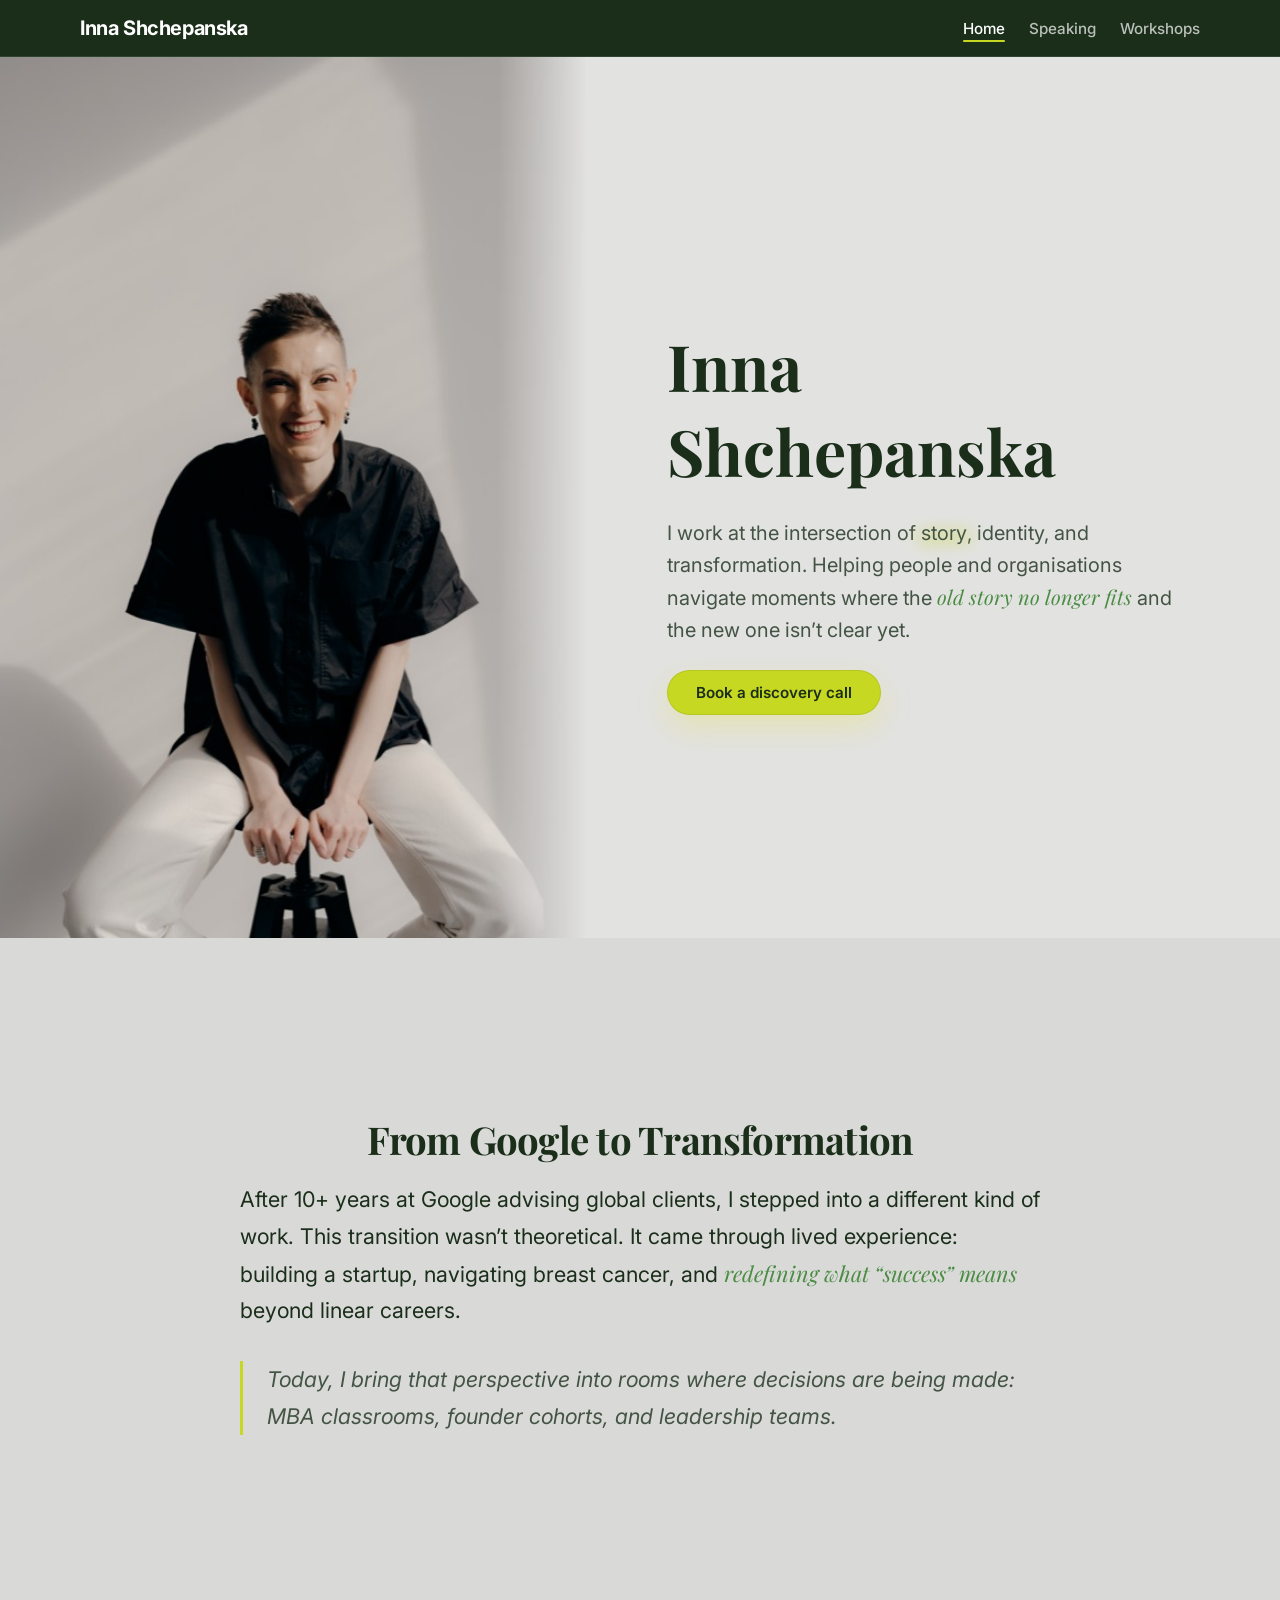
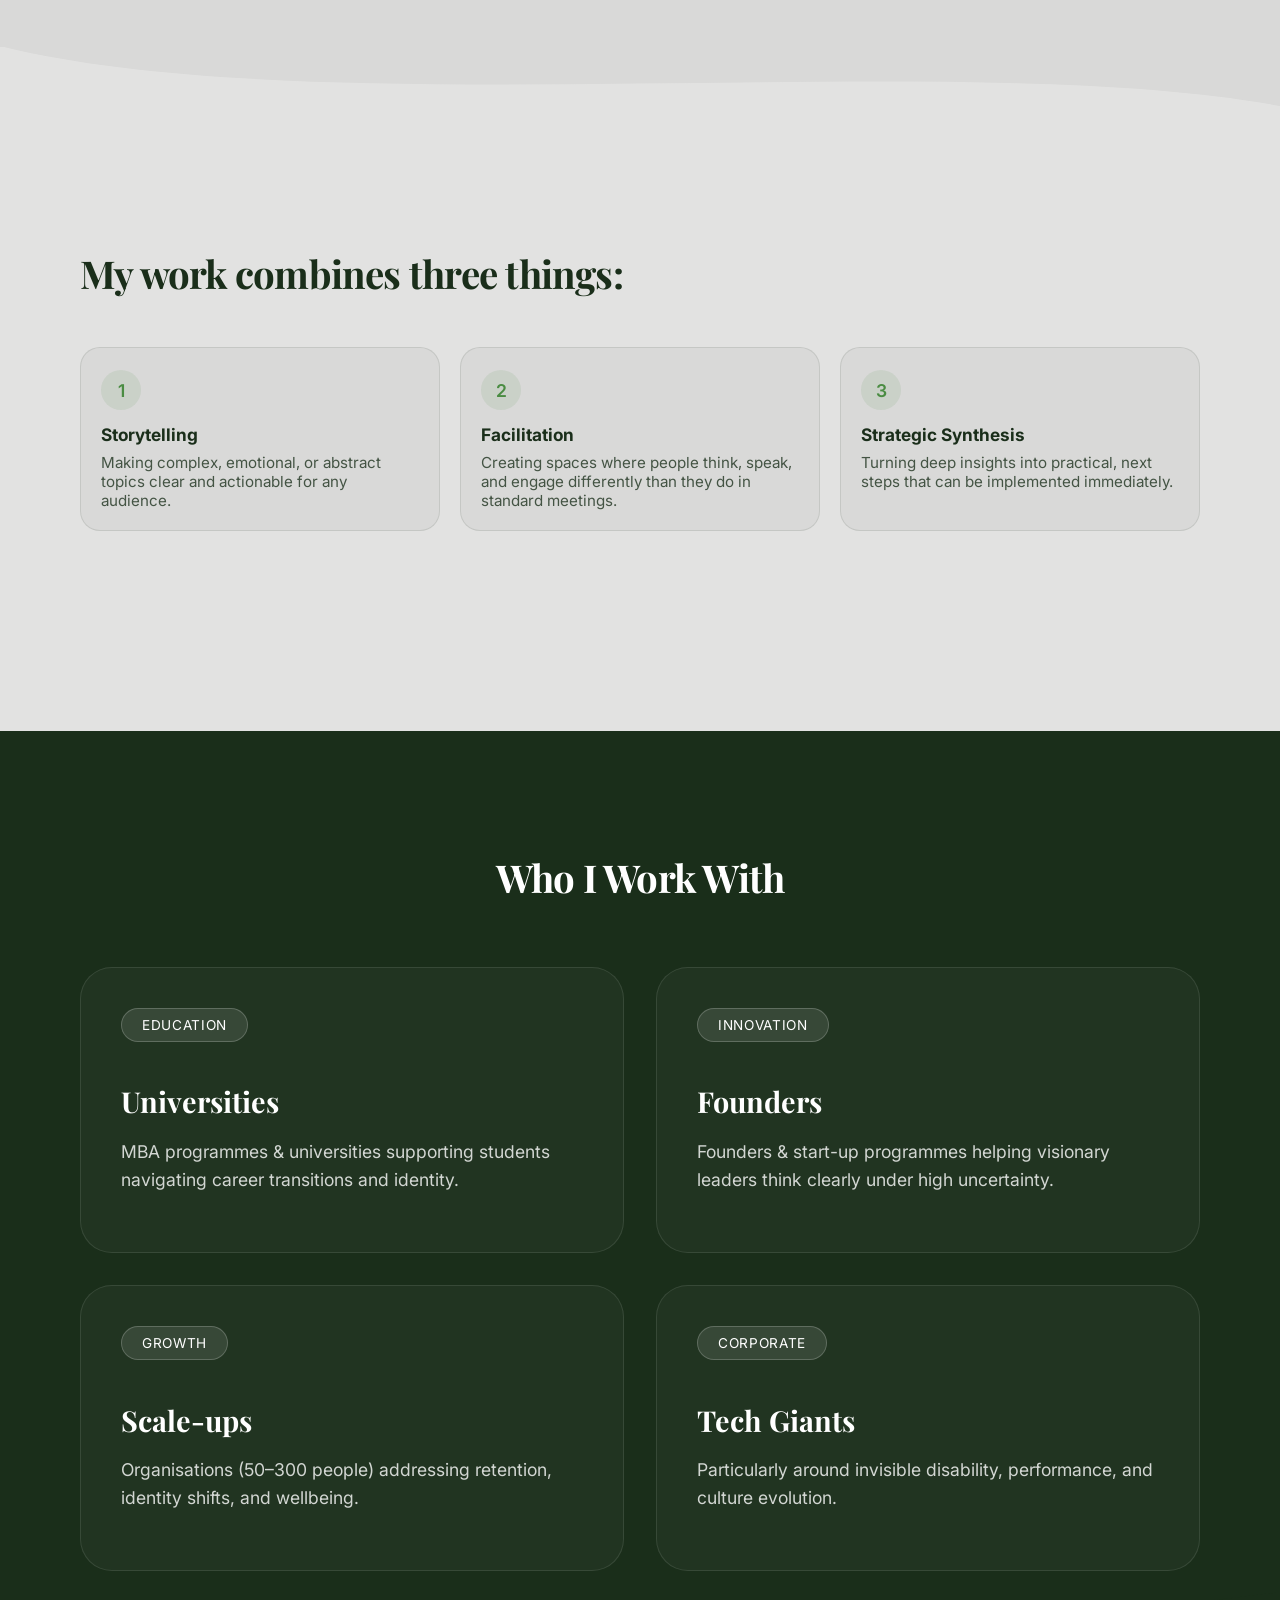
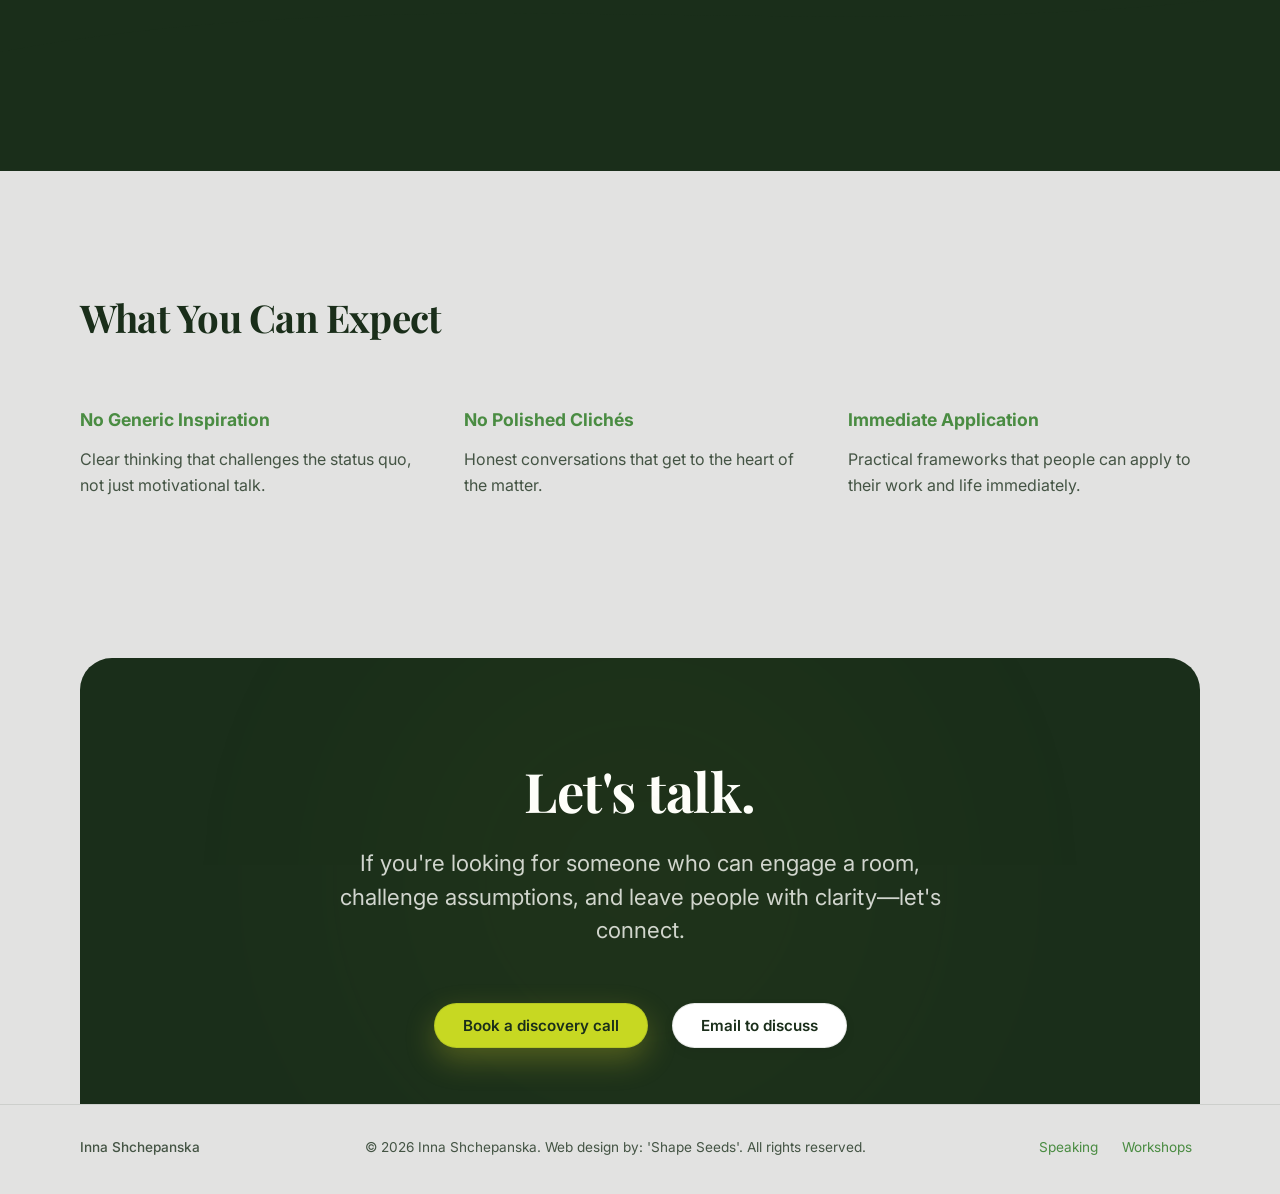
<file: index.html>
<!DOCTYPE html>
<html lang="en">
  <head>
    <meta charset="UTF-8" />
    <meta name="viewport" content="width=device-width, initial-scale=1" />
    <title>Inna Shchepanska - Story, Identity & Transformation</title>
    <meta name="description" content="Inna Shchepanska works at the intersection of story, identity, and transformation — helping people and organisations navigate career transitions, leadership, and reinvention.">
    <link rel="canonical" href="https://innashchepanska.com/">

    <!-- Open Graph -->
    <meta property="og:title" content="Inna Shchepanska — Story, Identity & Transformation">
    <meta property="og:description" content="Helping people and organisations navigate moments where the old story no longer fits and the new one isn't clear yet.">
    <meta property="og:image" content="https://innashchepanska.com/assets/photos/optimized/chair-1200.jpg">
    <meta property="og:url" content="https://innashchepanska.com/">
    <meta property="og:type" content="website">

    <!-- Twitter Card -->
    <meta name="twitter:card" content="summary_large_image">
    <meta name="twitter:title" content="Inna Shchepanska — Story, Identity & Transformation">
    <meta name="twitter:description" content="Helping people and organisations navigate moments where the old story no longer fits and the new one isn't clear yet.">
    <meta name="twitter:image" content="https://innashchepanska.com/assets/photos/optimized/chair-1200.jpg">

    <!-- Favicon -->
    <link rel="icon" href="assets/favicon.svg" type="image/svg+xml">
    <link rel="apple-touch-icon" href="assets/photos/optimized/close-up-400.jpg">

    <!-- Structured Data -->
    <script type="application/ld+json">
    {
      "@context": "https://schema.org",
      "@type": "Person",
      "name": "Inna Shchepanska",
      "jobTitle": "Transformation Coach & Speaker",
      "description": "Works at the intersection of story, identity, and transformation — helping people and organisations navigate career transitions, leadership, and reinvention.",
      "url": "https://innashchepanska.com",
      "knowsAbout": ["story", "identity", "transformation", "coaching", "leadership", "career transitions", "facilitation"]
    }
    </script>

    <link rel="preconnect" href="https://fonts.googleapis.com">
    <link rel="preconnect" href="https://fonts.gstatic.com" crossorigin>
    <link href="https://fonts.googleapis.com/css2?family=Inter:wght@400;500;600&family=Playfair+Display:ital,wght@0,400;0,600;0,700;1,400&display=swap" rel="stylesheet">
    <link rel="stylesheet" href="assets/styles.css" />
  </head>
  <body>
    <a href="#main-content" class="sh-skip-link">Skip to content</a>
    <header class="sh-header">
      <div class="sh-container sh-nav">
        <a href="index.html" class="sh-nav-logo">Inna Shchepanska</a>
        <button class="sh-nav-toggle" aria-label="Toggle menu" aria-expanded="false">
          <span></span>
          <span></span>
          <span></span>
        </button>
        <ul class="sh-nav-links" id="sh-nav-list">
          <li><a href="index.html" class="active">Home</a></li>
          <li><a href="speaking.html">Speaking</a></li>
          <li><a href="workshops.html">Workshops</a></li>
        </ul>
      </div>
    </header>

    <main id="main-content">
      <!-- Hero Section -->
      <section id="hero" class="sh-section sh-hero-new sh-reveal">
        <div class="sh-container sh-hero-new-grid">
          <div class="sh-hero-new-media">
            <img
              src="assets/photos/optimized/chair-800.jpg"
              srcset="assets/photos/optimized/chair-400.jpg 400w, assets/photos/optimized/chair-800.jpg 800w, assets/photos/optimized/chair-1200.jpg 1200w"
              sizes="(max-width: 900px) 100vw, 45vw"
              alt="Inna Shchepanska seated in a chair"
              class="sh-hero-blend-img"
              loading="eager"
              fetchpriority="high"
              width="1200"
              height="1600"
            />
          </div>
          <div class="sh-hero-new-copy">
            <h1>Inna Shchepanska</h1>
            <p class="sh-hero-subtitle">
              I work at the intersection of <span class="sh-glow">story</span>, identity, and transformation. Helping people and organisations navigate moments where the <span class="sh-highlight">old story no longer fits</span> and the new one isn’t clear yet.
            </p>
            <div class="sh-hero-ctas">
              <a href="https://calendar.app.google/Hk8XQGfrjYWCu3TEA" target="_blank" rel="noopener" class="sh-btn sh-btn-primary">Book a discovery call</a>
            </div>
          </div>
        </div>
        <div class="sh-hero-divider">
          <svg viewBox="0 0 1440 80" preserveAspectRatio="none" xmlns="http://www.w3.org/2000/svg">
            <path d="M0,0 C480,80 960,80 1440,0 L1440,80 L0,80 Z" fill="var(--sh-bg)"></path>
          </svg>
        </div>
      </section>

      <!-- The Shift Section -->
      <section id="the-shift" class="sh-section sh-section-soft sh-reveal">
        <div class="sh-container sh-impact-section">
          <div class="sh-section-header sh-text-center">
            <h2 class="sh-heading-lg">From Google to Transformation</h2>
          </div>
          <div class="sh-impact-content">
            <p>
              After 10+ years at Google advising global clients, I stepped into a different kind of work. This transition wasn’t theoretical. It came through lived experience: building a startup, navigating breast cancer, and <span class="sh-highlight">redefining what “success” means</span> beyond linear careers.
            </p>
            <p class="sh-impact-sub">
              Today, I bring that perspective into rooms where decisions are being made: MBA classrooms, founder cohorts, and leadership teams.
            </p>
          </div>
        </div>
      </section>

      <!-- The Approach Section -->
      <section id="approach" class="sh-section sh-section-light sh-reveal" style="position: relative;">
        <div class="sh-divider-wave">
          <svg viewBox="0 0 1440 80" preserveAspectRatio="none" xmlns="http://www.w3.org/2000/svg">
            <path d="M0,0 C360,80 1080,0 1440,60 L1440,0 L0,0 Z" fill="var(--sh-surface-soft)"/>
          </svg>
        </div>
        <div class="sh-container">
          <div class="sh-section-header">
            <h2>My work combines three things:</h2>
          </div>
          <div class="sh-columns-3">
            <article class="sh-card">
              <div class="sh-card-icon"><span>1</span></div>
              <h3>Storytelling</h3>
              <p>Making complex, emotional, or abstract topics clear and actionable for any audience.</p>
            </article>
            <article class="sh-card">
              <div class="sh-card-icon"><span>2</span></div>
              <h3>Facilitation</h3>
              <p>Creating spaces where people think, speak, and engage differently than they do in standard meetings.</p>
            </article>
            <article class="sh-card">
              <div class="sh-card-icon"><span>3</span></div>
              <h3>Strategic Synthesis</h3>
              <p>Turning deep insights into practical, next steps that can be implemented immediately.</p>
            </article>
          </div>
        </div>
      </section>

      <!-- Who I Work With Section -->
      <section id="clients" class="sh-section sh-section-dark sh-clip-diagonal sh-reveal">
        <div class="sh-bg-ambient">
          <div class="sh-bg-blob" style="top: -10%; left: -10%; opacity: 0.1;"></div>
        </div>
        <div class="sh-container">
          <div class="sh-section-header">
            <h2 class="sh-text-center">Who I Work With</h2>
          </div>
          
          <div class="sh-grid-2x2">
            <div class="sh-client-card">
              <span class="sh-client-tag">Education</span>
              <h3>Universities</h3>
              <p>MBA programmes & universities supporting students navigating career transitions and identity.</p>
            </div>
            
            <div class="sh-client-card">
              <span class="sh-client-tag">Innovation</span>
              <h3>Founders</h3>
              <p>Founders & start-up programmes helping visionary leaders think clearly under high uncertainty.</p>
            </div>
            
            <div class="sh-client-card">
              <span class="sh-client-tag">Growth</span>
              <h3>Scale-ups</h3>
              <p>Organisations (50–300 people) addressing retention, identity shifts, and wellbeing.</p>
            </div>

            <div class="sh-client-card">
              <span class="sh-client-tag">Corporate</span>
              <h3>Tech Giants</h3>
              <p>Particularly around invisible disability, performance, and culture evolution.</p>
            </div>
          </div>
        </div>
        <div class="sh-divider-wave-bottom">
          <svg viewBox="0 0 1440 80" preserveAspectRatio="none" xmlns="http://www.w3.org/2000/svg">
            <path d="M0,80 C480,0 960,80 1440,20 L1440,80 L0,80 Z" fill="var(--sh-evergreen)"/>
          </svg>
        </div>
      </section>

      <!-- Expectations Section -->
      <section id="expect" class="sh-section sh-section-gradient sh-reveal">
        <div class="sh-container sh-section-header">
          <h2>What You Can Expect</h2>
          <div class="sh-expect-grid">
            <div>
              <h3 class="sh-expect-heading">No Generic Inspiration</h3>
              <p>Clear thinking that challenges the status quo, not just motivational talk.</p>
            </div>
            <div>
              <h3 class="sh-expect-heading">No Polished Clichés</h3>
              <p>Honest conversations that get to the heart of the matter.</p>
            </div>
            <div>
              <h3 class="sh-expect-heading">Immediate Application</h3>
              <p>Practical frameworks that people can apply to their work and life immediately.</p>
            </div>
          </div>
        </div>
      </section>

      <!-- Impact CTA Section -->
      <section id="contact" class="sh-section-cta sh-cta-float sh-reveal">
        <div class="sh-container sh-cta-inner">
          <div class="sh-cta-glow"></div>
          <h2 class="sh-cta-title">Let's talk.</h2>
          <p class="sh-cta-subtitle">If you're looking for someone who can engage a room, challenge assumptions, and leave people with clarity—let's connect.</p>
          <div class="sh-cta-btns">
            <a href="https://calendar.app.google/Hk8XQGfrjYWCu3TEA" target="_blank" rel="noopener" class="sh-btn sh-btn-primary">Book a discovery call</a>
            <a href="mailto:thewallinna@gmail.com" class="sh-btn sh-btn-secondary">Email to discuss</a>
          </div>
        </div>
      </section>
    </main>

    <footer class="sh-footer">
      <div class="sh-container sh-footer-inner">
        <p class="sh-footer-brand">Inna Shchepanska</p>
        <p class="sh-footer-meta">&copy; <span id="sh-year">2026</span> Inna Shchepanska. Web design by: 'Shape Seeds'. All rights reserved.</p>
        <nav aria-label="Footer navigation">
          <ul class="sh-footer-links">
            <li><a href="speaking.html">Speaking</a></li>
            <li><a href="workshops.html">Workshops</a></li>
          </ul>
        </nav>
      </div>
    </footer>

    <script src="assets/main.js"></script>
  </body>
</html>
</file>
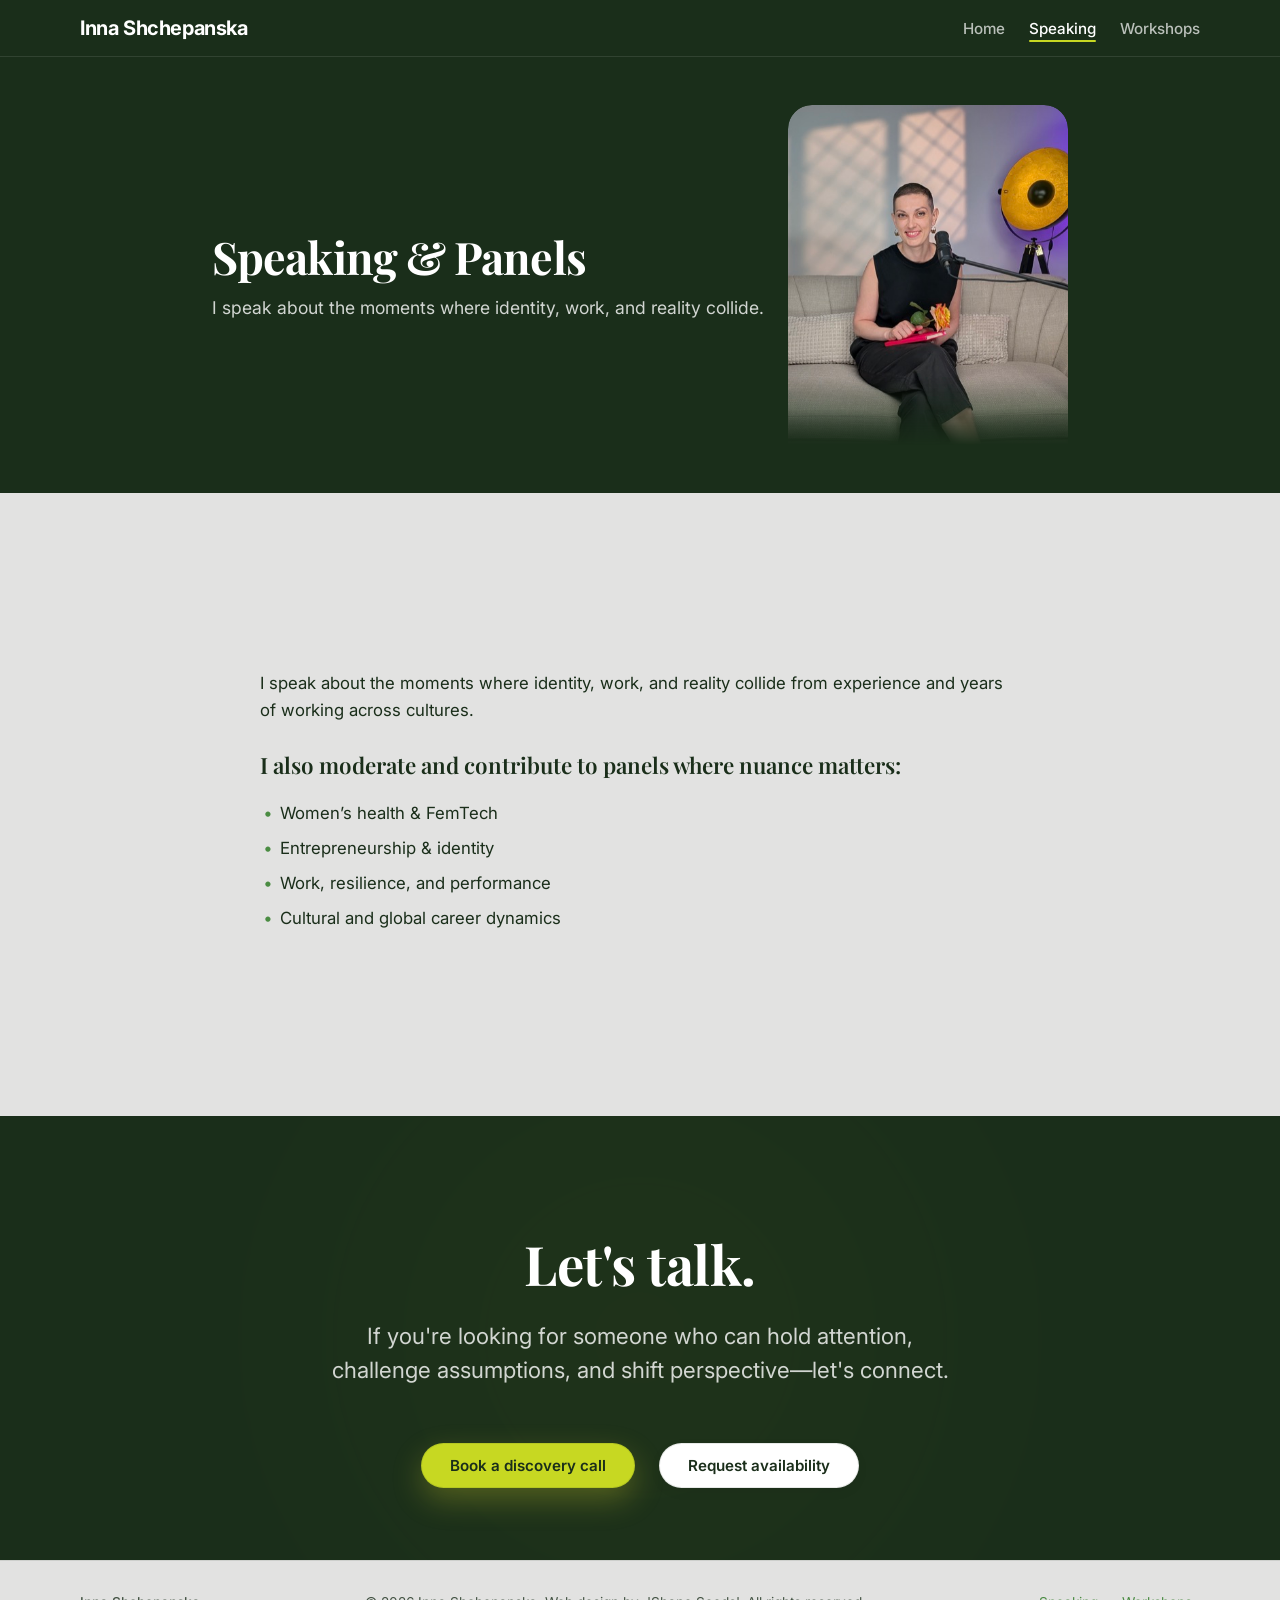
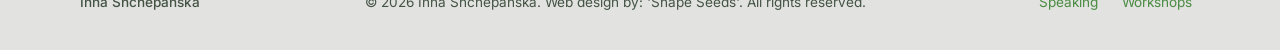
<file: speaking.html>
<!DOCTYPE html>
<html lang="en">
  <head>
    <meta charset="UTF-8" />
    <meta name="viewport" content="width=device-width, initial-scale=1" />
    <title>Speaking & Panels - Inna Shchepanska</title>
    <meta name="description" content="Inna Shchepanska speaks about the moments where identity, work, and reality collide — from experience and years of working across cultures.">
    <link rel="canonical" href="https://innashchepanska.com/speaking.html">

    <!-- Open Graph -->
    <meta property="og:title" content="Speaking & Panels — Inna Shchepanska">
    <meta property="og:description" content="Speaking about identity, work, and reality — from experience and years of working across cultures.">
    <meta property="og:image" content="https://innashchepanska.com/assets/photos/optimized/chair-1200.jpg">
    <meta property="og:url" content="https://innashchepanska.com/speaking.html">
    <meta property="og:type" content="website">

    <!-- Twitter Card -->
    <meta name="twitter:card" content="summary_large_image">
    <meta name="twitter:title" content="Speaking & Panels — Inna Shchepanska">
    <meta name="twitter:description" content="Speaking about identity, work, and reality — from experience and years of working across cultures.">
    <meta name="twitter:image" content="https://innashchepanska.com/assets/photos/optimized/chair-1200.jpg">

    <!-- Favicon -->
    <link rel="icon" href="assets/favicon.svg" type="image/svg+xml">
    <link rel="apple-touch-icon" href="assets/photos/optimized/close-up-400.jpg">

    <link rel="preconnect" href="https://fonts.googleapis.com">
    <link rel="preconnect" href="https://fonts.gstatic.com" crossorigin>
    <link href="https://fonts.googleapis.com/css2?family=Inter:wght@400;500;600&family=Playfair+Display:ital,wght@0,400;0,600;0,700;1,400&display=swap" rel="stylesheet">
    <link rel="stylesheet" href="assets/styles.css" />
  </head>
  <body>
    <a href="#main-content" class="sh-skip-link">Skip to content</a>
    <header class="sh-header">
      <div class="sh-container sh-nav">
        <a href="index.html" class="sh-nav-logo">Inna Shchepanska</a>
        <button class="sh-nav-toggle" aria-label="Toggle menu" aria-expanded="false">
          <span></span>
          <span></span>
          <span></span>
        </button>
        <ul class="sh-nav-links" id="sh-nav-list">
          <li><a href="index.html">Home</a></li>
          <li><a href="speaking.html" class="active">Speaking</a></li>
          <li><a href="workshops.html">Workshops</a></li>
        </ul>
      </div>
    </header>

    <main id="main-content">
      <section class="sh-page-header sh-page-header--with-image">
        <div class="sh-container sh-page-header-grid">
          <div>
            <h1>Speaking & Panels</h1>
            <p>I speak about the moments where identity, work, and reality collide.</p>
          </div>
          <div class="sh-page-header-image">
            <img
              src="assets/photos/optimized/portrait-sofa-800.jpg"
              srcset="assets/photos/optimized/portrait-sofa-800.jpg 800w, assets/photos/optimized/portrait-sofa-1200.jpg 1200w"
              sizes="(max-width: 720px) 100vw, 320px"
              alt="Inna Shchepanska portrait"
              loading="eager"
              width="800"
              height="1067"
            />
          </div>
        </div>
      </section>

      <section class="sh-content">
        <p>
          I speak about the moments where identity, work, and reality collide from experience and years of
          working across cultures.
        </p>

        <h3>I also moderate and contribute to panels where nuance matters:</h3>
        <ul>
          <li>Women’s health & FemTech</li>
          <li>Entrepreneurship & identity</li>
          <li>Work, resilience, and performance</li>
          <li>Cultural and global career dynamics</li>
        </ul>
      </section>

      <!-- Impact CTA Section -->
      <section class="sh-section-cta sh-reveal">
        <div class="sh-cta-glow"></div>
        <div class="sh-container sh-cta-inner">
          <h2 class="sh-cta-title">Let's talk.</h2>
          <p class="sh-cta-subtitle">If you're looking for someone who can hold attention, challenge assumptions, and shift perspective—let's connect.</p>
          <div class="sh-cta-btns">
            <a href="https://calendar.app.google/Hk8XQGfrjYWCu3TEA" target="_blank" rel="noopener" class="sh-btn sh-btn-primary">Book a discovery call</a>
            <a href="mailto:thewallinna@gmail.com" class="sh-btn sh-btn-secondary">Request availability</a>
          </div>
        </div>
      </section>
    </main>

    <footer class="sh-footer">
      <div class="sh-container sh-footer-inner">
        <p class="sh-footer-brand">Inna Shchepanska</p>
        <p class="sh-footer-meta">&copy; <span id="sh-year">2026</span> Inna Shchepanska. Web design by: 'Shape Seeds'. All rights reserved.</p>
        <nav aria-label="Footer navigation">
          <ul class="sh-footer-links">
            <li><a href="speaking.html">Speaking</a></li>
            <li><a href="workshops.html">Workshops</a></li>
          </ul>
        </nav>
      </div>
    </footer>

    <script src="assets/main.js"></script>
  </body>
</html>
</file>
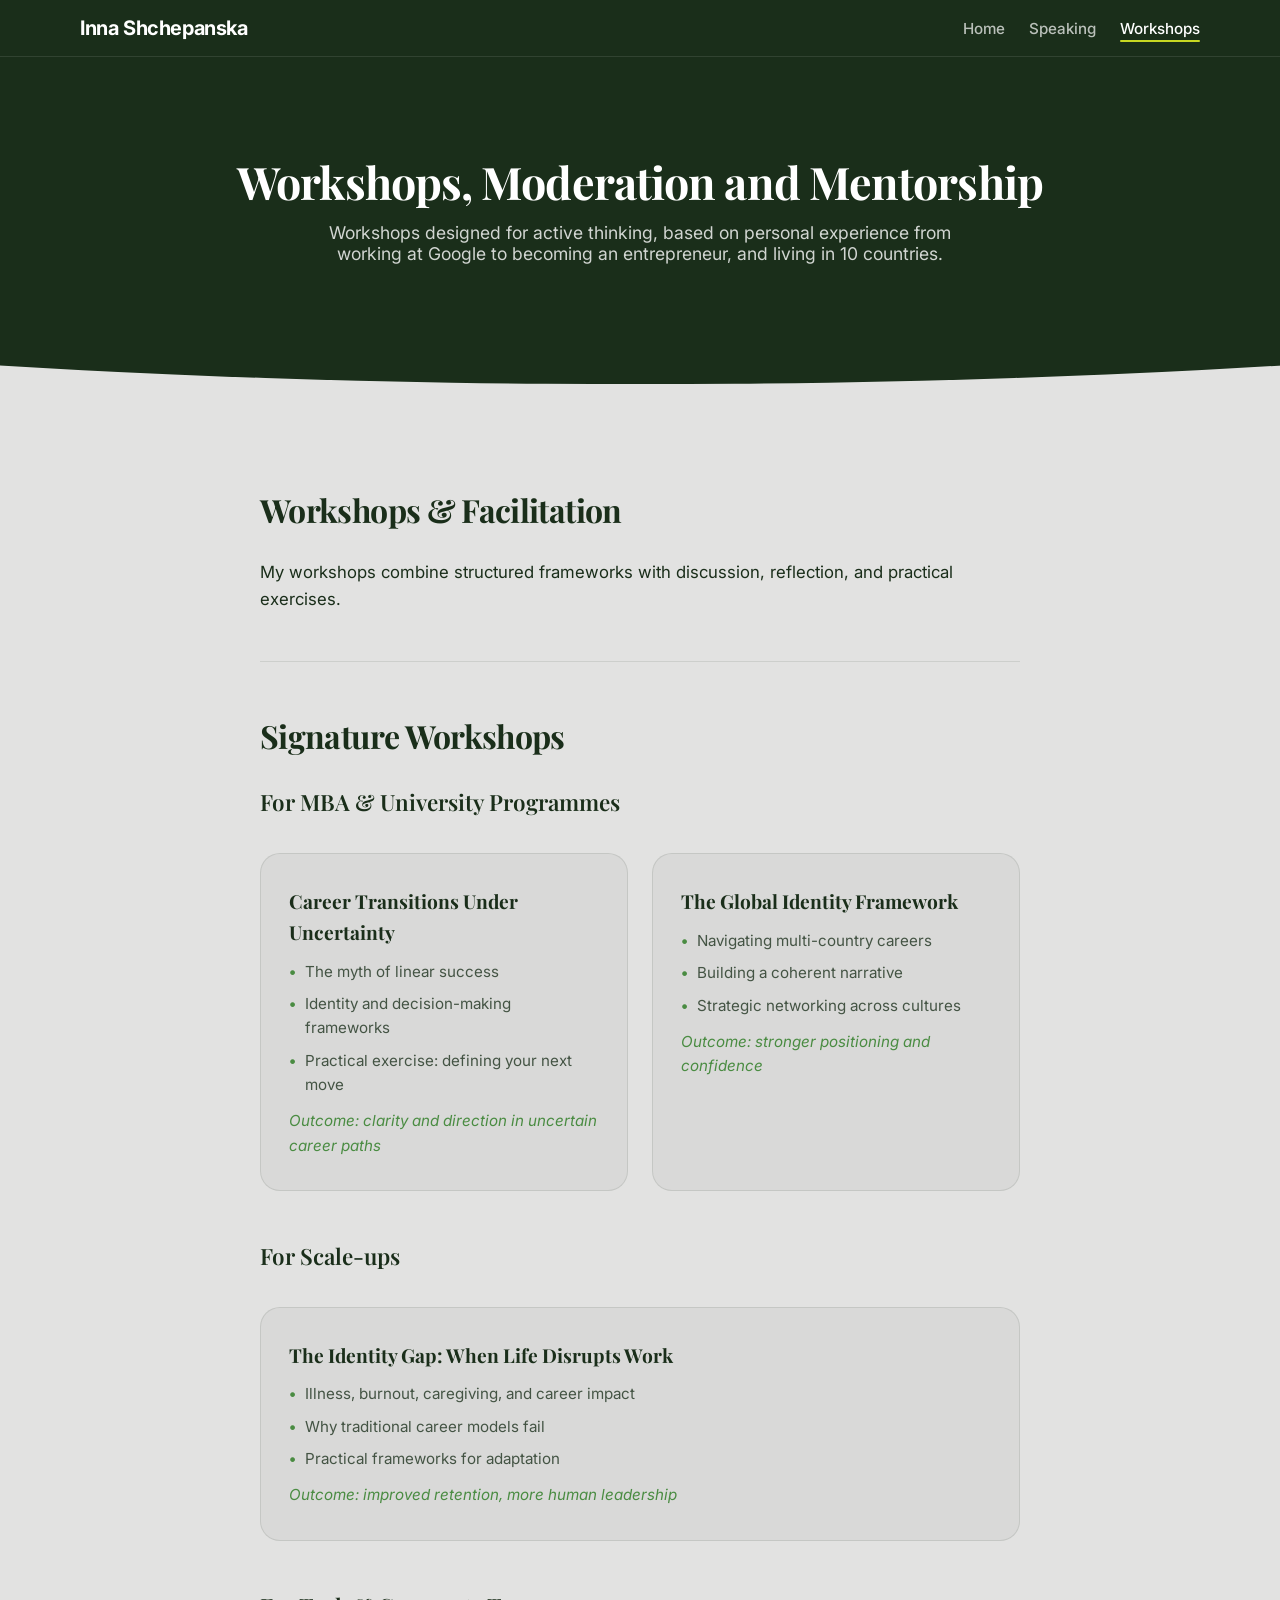
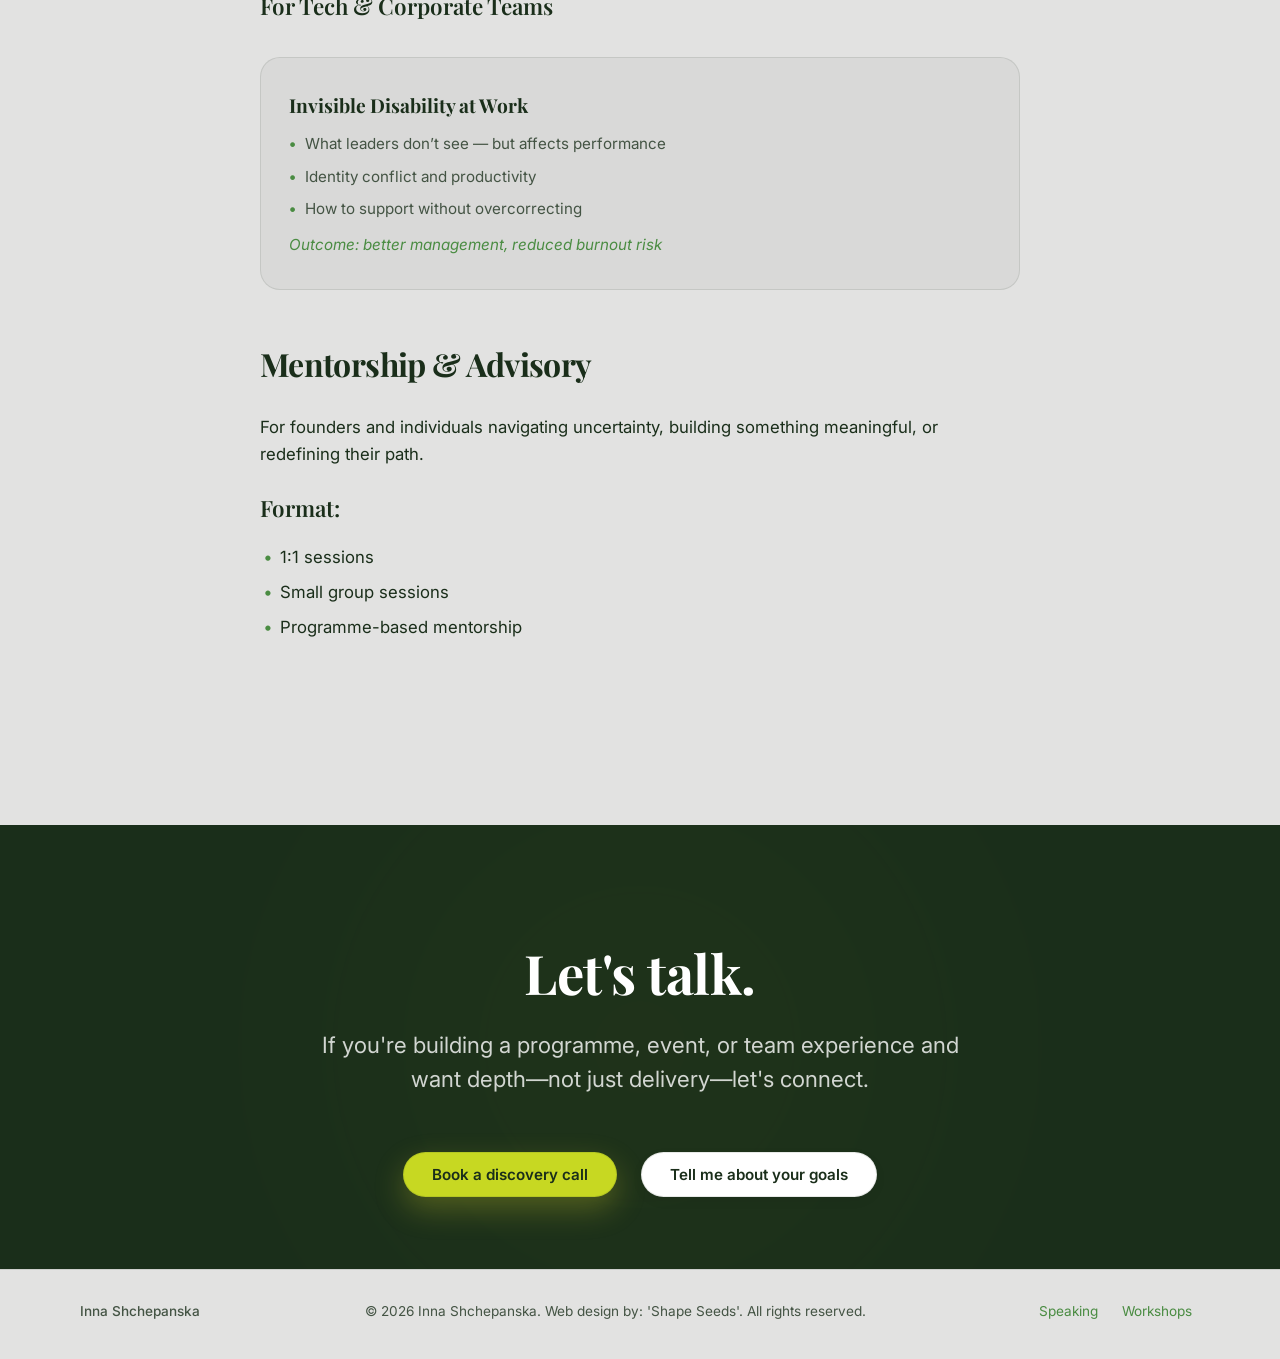
<file: workshops.html>
<!DOCTYPE html>
<html lang="en">
  <head>
    <meta charset="UTF-8" />
    <meta name="viewport" content="width=device-width, initial-scale=1" />
    <title>Workshops & Mentorship - Inna Shchepanska</title>
    <meta name="description" content="Workshops designed for active thinking — from career transitions and identity to invisible disability at work. Based on experience from Google to entrepreneurship across 10 countries.">
    <link rel="canonical" href="https://innashchepanska.com/workshops.html">

    <!-- Open Graph -->
    <meta property="og:title" content="Workshops & Mentorship — Inna Shchepanska">
    <meta property="og:description" content="Workshops designed for active thinking — from career transitions and identity to invisible disability at work.">
    <meta property="og:image" content="https://innashchepanska.com/assets/photos/optimized/chair-1200.jpg">
    <meta property="og:url" content="https://innashchepanska.com/workshops.html">
    <meta property="og:type" content="website">

    <!-- Twitter Card -->
    <meta name="twitter:card" content="summary_large_image">
    <meta name="twitter:title" content="Workshops & Mentorship — Inna Shchepanska">
    <meta name="twitter:description" content="Workshops designed for active thinking — from career transitions and identity to invisible disability at work.">
    <meta name="twitter:image" content="https://innashchepanska.com/assets/photos/optimized/chair-1200.jpg">

    <!-- Favicon -->
    <link rel="icon" href="assets/favicon.svg" type="image/svg+xml">
    <link rel="apple-touch-icon" href="assets/photos/optimized/close-up-400.jpg">

    <link rel="preconnect" href="https://fonts.googleapis.com">
    <link rel="preconnect" href="https://fonts.gstatic.com" crossorigin>
    <link href="https://fonts.googleapis.com/css2?family=Inter:wght@400;500;600&family=Playfair+Display:ital,wght@0,400;0,600;0,700;1,400&display=swap" rel="stylesheet">
    <link rel="stylesheet" href="assets/styles.css" />
  </head>
  <body>
    <a href="#main-content" class="sh-skip-link">Skip to content</a>
    <header class="sh-header">
      <div class="sh-container sh-nav">
        <a href="index.html" class="sh-nav-logo">Inna Shchepanska</a>
        <button class="sh-nav-toggle" aria-label="Toggle menu" aria-expanded="false">
          <span></span>
          <span></span>
          <span></span>
        </button>
        <ul class="sh-nav-links" id="sh-nav-list">
          <li><a href="index.html">Home</a></li>
          <li><a href="speaking.html">Speaking</a></li>
          <li><a href="workshops.html" class="active">Workshops</a></li>
        </ul>
      </div>
    </header>

    <main id="main-content">
      <section class="sh-page-header sh-page-header--reverse-curve">
        <div class="sh-container">
          <h1>Workshops, Moderation and Mentorship</h1>
          <p>Workshops designed for active thinking, based on personal experience from working at Google to becoming an entrepreneur, and living in 10 countries.</p>
        </div>
      </section>

      <section class="sh-content">
        <h2>Workshops & Facilitation</h2>
        <p>
          My workshops combine structured frameworks with discussion, reflection, and practical exercises.
        </p>

        <hr class="sh-divider">

        <h2>Signature Workshops</h2>

        <h3>For MBA & University Programmes</h3>
        <div class="sh-workshop-cards">
          <div class="sh-workshop-card">
            <h4>Career Transitions Under Uncertainty</h4>
            <ul>
              <li>The myth of linear success</li>
              <li>Identity and decision-making frameworks</li>
              <li>Practical exercise: defining your next move</li>
            </ul>
            <p class="sh-workshop-outcome">Outcome: clarity and direction in uncertain career paths</p>
          </div>
          <div class="sh-workshop-card">
            <h4>The Global Identity Framework</h4>
            <ul>
              <li>Navigating multi-country careers</li>
              <li>Building a coherent narrative</li>
              <li>Strategic networking across cultures</li>
            </ul>
            <p class="sh-workshop-outcome">Outcome: stronger positioning and confidence</p>
          </div>
        </div>

        <h3>For Scale-ups</h3>
        <div class="sh-workshop-cards">
          <div class="sh-workshop-card">
            <h4>The Identity Gap: When Life Disrupts Work</h4>
            <ul>
              <li>Illness, burnout, caregiving, and career impact</li>
              <li>Why traditional career models fail</li>
              <li>Practical frameworks for adaptation</li>
            </ul>
            <p class="sh-workshop-outcome">Outcome: improved retention, more human leadership</p>
          </div>
        </div>

        <h3>For Tech & Corporate Teams</h3>
        <div class="sh-workshop-cards">
          <div class="sh-workshop-card">
            <h4>Invisible Disability at Work</h4>
            <ul>
              <li>What leaders don’t see — but affects performance</li>
              <li>Identity conflict and productivity</li>
              <li>How to support without overcorrecting</li>
            </ul>
            <p class="sh-workshop-outcome">Outcome: better management, reduced burnout risk</p>
          </div>
        </div>

        <h2>Mentorship & Advisory</h2>
        <p>For founders and individuals navigating uncertainty, building something meaningful, or redefining their path.</p>
        
        <h3>Format:</h3>
        <ul>
          <li>1:1 sessions</li>
          <li>Small group sessions</li>
          <li>Programme-based mentorship</li>
        </ul>

      </section>

      <!-- Impact CTA Section -->
      <section class="sh-section-cta sh-reveal">
        <div class="sh-cta-glow"></div>
        <div class="sh-container sh-cta-inner">
          <h2 class="sh-cta-title">Let's talk.</h2>
          <p class="sh-cta-subtitle">If you're building a programme, event, or team experience and want depth—not just delivery—let's connect.</p>
          <div class="sh-cta-btns">
            <a href="https://calendar.app.google/Hk8XQGfrjYWCu3TEA" target="_blank" rel="noopener" class="sh-btn sh-btn-primary">Book a discovery call</a>
            <a href="mailto:thewallinna@gmail.com" class="sh-btn sh-btn-secondary">Tell me about your goals</a>
          </div>
        </div>
      </section>
    </main>

    <footer class="sh-footer">
      <div class="sh-container sh-footer-inner">
        <p class="sh-footer-brand">Inna Shchepanska</p>
        <p class="sh-footer-meta">&copy; <span id="sh-year">2026</span> Inna Shchepanska. Web design by: 'Shape Seeds'. All rights reserved.</p>
        <nav aria-label="Footer navigation">
          <ul class="sh-footer-links">
            <li><a href="speaking.html">Speaking</a></li>
            <li><a href="workshops.html">Workshops</a></li>
          </ul>
        </nav>
      </div>
    </footer>

    <script src="assets/main.js"></script>
  </body>
</html>
</file>
<file: assets/styles.css>
:root {
  --sh-bg: #E2E2E1; /* Correct warm studio gray from Chair.jpg */
  --sh-surface: #E2E2E1;
  --sh-surface-soft: #D9D9D8;
  --sh-evergreen: #1A2E1A; /* Deep evergreen as requested */
  --sh-lemon: #C7D822; /* Original lemon accent */
  --sh-yellow-green: #A3C942;
  --sh-medium-jungle: #4A8C42;
  --sh-sea-green: #3D7A3D;
  
  /* Mapping to Functional Variables */
  --sh-blue: var(--sh-medium-jungle);
  --sh-blue-dark: var(--sh-evergreen);
  --sh-accent: var(--sh-lemon);
  --sh-text: var(--sh-evergreen);
  --sh-text-soft: #445444;
  --sh-border-subtle: rgba(26, 46, 26, 0.1);
  
  --sh-glow-color: rgba(199, 216, 34, 0.35);
  
  --sh-radius-lg: 32px;
  --sh-radius-pill: 999px;
  --sh-shadow-soft: 0 10px 30px -10px rgba(26, 46, 26, 0.08);
  --sh-shadow-premium: 0 30px 60px -12px rgba(26, 46, 26, 0.12);
  --sh-font-sans: "Inter", system-ui, -apple-system, sans-serif;
  --sh-font-serif: "Playfair Display", serif;

  /* Spacing Tokens */
  --sh-space-xs: 8px;
  --sh-space-sm: 16px;
  --sh-space-md: 32px;
  --sh-space-lg: 64px;
  --sh-space-xl: 120px;
  --sh-space-2xl: 160px;
}

/* --- SKIP LINK --- */
.sh-skip-link {
  position: absolute;
  top: -100%;
  left: 16px;
  z-index: 200;
  padding: 12px 24px;
  background: var(--sh-evergreen);
  color: #ffffff;
  border-radius: var(--sh-radius-pill);
  font-size: 0.9rem;
  font-weight: 600;
  text-decoration: none;
  transition: top 200ms ease;
}

.sh-skip-link:focus {
  top: 12px;
}

*,
*::before,
*::after {
  box-sizing: border-box;
}

html,
body {
  margin: 0;
  padding: 0;
}

body {
  min-height: 100vh;
  background: var(--sh-bg);
  color: var(--sh-text);
  font-family: var(--sh-font-sans);
  font-feature-settings: "kern" 1, "liga" 1;
  -webkit-font-smoothing: antialiased;
}


img {
  max-width: 100%;
  display: block;
}

a {
  color: var(--sh-blue);
  text-decoration: none;
}

main {
  padding-top: 0;
}

.sh-container {
  width: min(1120px, 100% - 2.5rem);
  margin-inline: auto;
}

.sh-section {
  padding-block: 120px;
}

#the-shift {
  padding-block: 40px !important; /* Minimized vertical space */
}

#approach {
  padding-block: 200px !important; /* Maximum breathing room */
}

@media (max-width: 720px) {
  .sh-section {
    padding-block: 64px;
  }
}

.sh-btn {
  display: inline-flex;
  align-items: center;
  justify-content: center;
  gap: 10px;
  border-radius: var(--sh-radius-pill);
  border: 1px solid transparent;
  padding: 12px 28px;
  font-size: 0.95rem;
  font-weight: 600;
  cursor: pointer;
  white-space: nowrap;
  transition: all 300ms cubic-bezier(0.16, 1, 0.3, 1);
}

.sh-btn-primary {
  background: var(--sh-lemon);
  color: var(--sh-evergreen);
  box-shadow: 0 12px 30px rgba(238, 232, 44, 0.25);
  transition: transform 200ms ease, box-shadow 200ms ease, background 200ms ease;
  border: 1px solid rgba(25, 56, 31, 0.1);
}

.sh-btn-primary:hover {
  transform: translateY(-1px) scale(1.02);
  box-shadow: 0 18px 40px rgba(238, 232, 44, 0.35);
  background: var(--sh-yellow-green);
}

.sh-btn-primary:focus-visible {
  outline: 0;
  box-shadow: 0 0 0 2px #ffffff, 0 0 0 5px rgba(74, 140, 66, 0.7);
}

.sh-btn-secondary {
  background: #ffffff;
  color: var(--sh-evergreen);
  border: 1px solid var(--sh-border-subtle);
  box-shadow: 0 4px 12px rgba(0, 0, 0, 0.05);
}

.sh-btn-secondary:hover {
  transform: translateY(-1px);
  box-shadow: 0 8px 20px rgba(0, 0, 0, 0.08);
  border-color: var(--sh-accent);
}

.sh-btn-block {
  width: 100%;
  justify-content: center;
}

.sh-hero {
  padding-top: 80px;
}

.sh-hero-grid {
  display: grid;
  grid-template-columns: minmax(0, 1.1fr) minmax(0, 1.3fr);
  gap: 56px;
  align-items: center;
}

@media (max-width: 900px) {
  .sh-hero-grid {
    grid-template-columns: minmax(0, 1fr);
  }
}

.sh-eyebrow {
  font-size: 0.85rem;
  letter-spacing: 0.16em;
  text-transform: uppercase;
  color: var(--sh-text-soft);
  margin-bottom: 10px;
}

.sh-hero-copy h1 {
  font-size: clamp(2.2rem, 3vw, 2.6rem);
  line-height: 1.12;
  margin: 0 0 16px;
}

.sh-hero-subtitle {
  margin: 0 0 24px;
  color: var(--sh-text-soft);
  max-width: 34rem;
}

.sh-hero-ctas {
  display: flex;
  flex-wrap: wrap;
  gap: 12px;
  margin-bottom: 10px;
}

.sh-hero-meta {
  font-size: 0.85rem;
  color: var(--sh-text-soft);
}

.sh-hero-media {
  display: flex;
  justify-content: flex-end;
  position: relative;
}

.sh-hero-card {
  width: 100%;
  max-width: 530px;
  border-radius: 28px;
  background: linear-gradient(135deg, #f3f4ff, #fef7ff);
  padding: 14px;
  box-shadow: var(--sh-shadow-soft);
  border: 1px solid rgba(198, 205, 228, 0.7);
  transform: rotate(-2deg);
  transform-origin: center;
  transition: transform 260ms cubic-bezier(0.16, 1, 0.3, 1), box-shadow 260ms ease;
}

.sh-hero-card img {
  border-radius: 20px;
  object-fit: cover;
  aspect-ratio: 16 / 11;
}

.sh-hero-card:hover {
  transform: rotate(-1deg) translateY(-4px) scale(1.03);
  box-shadow: 0 26px 60px rgba(15, 23, 42, 0.32);
}

/* --- NEW HERO LAYOUT --- */
.sh-hero-new {
  background-color: #E2E2E1;
  padding-block: 0;
  position: relative;
  overflow: visible; /* To allow the bulge to overlap the next section */
  z-index: 10;
}

.sh-hero-divider {
  position: absolute;
  bottom: -1px; /* Overlap by 1px to ensure no gap */
  left: 0;
  width: 100%;
  line-height: 0;
  pointer-events: none;
  transform: translateY(100%);
  z-index: 20;
}

.sh-hero-divider svg {
  display: block;
  width: 100%;
  height: 80px;
}

.sh-hero-new-grid {
  display: grid;
  grid-template-columns: 1.1fr 1.3fr;
  align-items: center; /* Back to center for better copy flow */
  gap: 0;
  max-width: 1400px !important;
  width: 100% !important;
  margin: 0 auto;
}

.sh-hero-new-media {
  position: relative;
  line-height: 0; /* Remove potential bottom gap */
}

.sh-hero-blend-img {
  width: 100%;
  height: auto;
  object-fit: cover;
  display: block;
  /* Use a gradient mask to blend into the background on the right */
  mask-image: linear-gradient(to right, black 85%, transparent 100%);
  -webkit-mask-image: linear-gradient(to right, black 85%, transparent 100%);
}

.sh-hero-new-copy {
  padding: 40px 80px;
  display: flex;
  flex-direction: column;
  justify-content: center;
  z-index: 2;
  position: relative;
}

.sh-hero-new-copy h1 {
  font-size: clamp(3rem, 5vw, 4.5rem);
  font-family: var(--sh-font-serif);
  margin-bottom: 24px;
}

.sh-hero-new-copy .sh-hero-subtitle {
  font-size: 1.25rem;
  max-width: 100%;
  line-height: 1.6;
}

@media (max-width: 900px) {
  .sh-hero-new-grid {
    grid-template-columns: 1fr;
  }
  
  .sh-hero-blend-img {
    mask-image: none;
    -webkit-mask-image: none;
    height: 50vh;
    height: 50dvh;
    min-height: 300px;
    max-height: 500px;
    object-fit: cover;
    object-position: center 20%;
  }
  
  .sh-hero-new-copy {
    padding: 60px 24px;
    text-align: center;
    background: #E2E2E1;
  }
  
  .sh-hero-new-copy .sh-hero-ctas {
    justify-content: center;
  }
  
  .sh-hero-new {
    clip-path: none;
    margin-bottom: 0;
    padding-bottom: 0;
    border-bottom: 1px solid var(--sh-border-subtle);
  }

  .sh-hero-divider {
    display: none; /* Removed based on "horizontal divider line" request */
  }
}

.sh-section-header h2 {
  margin: 0 0 16px;
  font-size: clamp(2rem, 3vw, 2.5rem);
  font-family: var(--sh-font-serif);
  font-weight: 700;
  letter-spacing: -0.02em;
  text-wrap: balance;
}

.sh-section-header p {
  margin: 0;
  color: var(--sh-text-soft);
  font-size: 1.15rem;
  line-height: 1.6;
}

/* --- SEGMENTED SECTIONS --- */
.sh-section-light {
  background: var(--sh-surface);
}

.sh-section-soft {
  background: var(--sh-surface-soft);
  border-block: 1px solid var(--sh-border-subtle);
}

.sh-section-gradient {
  background: var(--sh-bg); /* Removed light background */
}

.sh-section-dark {
  background: var(--sh-text);
  color: #ffffff;
}

.sh-section-dark h2 {
  color: #ffffff;
}

.sh-section-dark p {
  color: #cbd5e1;
}


.sh-columns-3 {
  margin-top: 48px;
  display: grid;
  grid-template-columns: repeat(3, minmax(0, 1fr));
  gap: 20px;
}

@media (max-width: 900px) {
  .sh-columns-3 {
    grid-template-columns: minmax(0, 1fr);
  }
}

.sh-card {
  background: var(--sh-surface-soft);
  border-radius: 20px;
  border: 1px solid var(--sh-border-subtle);
  padding: 22px 20px 20px;
}

.sh-card h3 {
  margin: 0 0 8px;
  font-size: 1.08rem;
}

.sh-card p {
  margin: 0;
  color: var(--sh-text-soft);
  font-size: 0.95rem;
}

.sh-card-icon {
  width: 40px;
  height: 40px;
  border-radius: 999px;
  background: rgba(74, 140, 66, 0.1);
  display: inline-flex;
  align-items: center;
  justify-content: center;
  margin-bottom: 14px;
  color: var(--sh-blue);
  font-size: 1.1rem;
  font-weight: 600;
}

.sh-card-icon span {
  transform: translateY(1px);
}

@media (prefers-reduced-motion: no-preference) {
  .sh-card {
    transition: transform 220ms cubic-bezier(0.16, 1, 0.3, 1),
      box-shadow 220ms ease, border-color 220ms ease, background-color 220ms ease;
  }

  .sh-card:hover {
    transform: translateY(-6px);
    box-shadow: 0 22px 45px rgba(15, 23, 42, 0.16);
    border-color: rgba(74, 140, 66, 0.25);
    background-color: #ffffff;
  }
}

.sh-pricing {
  background: var(--sh-blue);
  color: #ffffff;
  text-align: center;
  padding-block: 72px;
  background-image: radial-gradient(circle at top left, #1e80ff, var(--sh-blue)),
    radial-gradient(circle at bottom right, #0037a8, #00246b);
  background-blend-mode: screen, normal;
}

.sh-pricing .sh-section-header p {
  color: rgba(241, 245, 255, 0.9);
}

.sh-faq-list {
  margin-top: 32px;
  max-width: 720px;
  padding-bottom: 32px;
}

.sh-faq-item {
  width: 100%;
  background: transparent;
  border-radius: 0;
  border: none;
  border-top: 1px solid var(--sh-border-subtle);
  padding: 18px 0;
  margin: 0;
  display: flex;
  align-items: center;
  justify-content: space-between;
  cursor: pointer;
  color: var(--sh-text);
  transition: background-color 160ms ease, color 160ms ease, transform 160ms ease;
}

.sh-faq-question {
  text-align: left;
  font-size: 0.98rem;
}

.sh-faq-icon {
  font-size: 1.1rem;
  margin-left: 12px;
}

.sh-faq-item:hover {
  background-color: rgba(243, 246, 255, 0.7);
  transform: translateY(-1px);
}

.sh-faq-item:focus-visible {
  outline: 0;
  box-shadow: 0 0 0 2px rgba(74, 140, 66, 0.6);
}

.sh-faq-answer {
  max-height: 0;
  overflow: hidden;
  transition: max-height 200ms ease-out;
  color: var(--sh-text-soft);
  font-size: 0.95rem;
  padding-inline: 0;
}

.sh-faq-answer.is-open {
  padding-top: 6px;
  max-height: 220px;
}

.sh-join {
  border-top: 1px solid var(--sh-border-subtle);
}

.sh-join-inner {
  display: flex;
  flex-wrap: wrap;
  gap: 24px;
  align-items: center;
  justify-content: space-between;
}

@media (max-width: 900px) {
  .sh-join-inner {
    flex-direction: column;
    align-items: flex-start;
  }
}

.sh-join-copy h2 {
  margin: 0 0 8px;
  font-size: 1.7rem;
}

.sh-join-copy p {
  margin: 0;
  color: var(--sh-text-soft);
}

.sh-join-form {
  width: 100%;
  max-width: 420px;
}

.sh-label {
  display: block;
  font-size: 0.85rem;
  color: var(--sh-text-soft);
  margin-bottom: 6px;
}

.sh-join-fields {
  display: flex;
  gap: 10px;
}

@media (max-width: 600px) {
  .sh-join-fields {
    flex-direction: column;
  }
}

.sh-input {
  flex: 1;
  border-radius: var(--sh-radius-pill);
  border: 1px solid rgba(255, 255, 255, 0.18);
  background: rgba(5, 3, 10, 0.9);
  color: var(--sh-text);
  padding: 9px 14px;
  font-size: 0.9rem;
}

.sh-input::placeholder {
  color: rgba(195, 189, 215, 0.7);
}

.sh-form-note {
  margin: 6px 0 0;
  font-size: 0.8rem;
  color: var(--sh-text-soft);
}

.sh-footer {
  border-top: 1px solid var(--sh-border-subtle);
  padding-block: 20px 26px;
  background: var(--sh-bg);
}

.sh-footer-inner {
  display: flex;
  flex-wrap: wrap;
  align-items: center;
  justify-content: space-between;
  gap: 14px;
  font-size: 0.85rem;
  color: var(--sh-text-soft);
}

.sh-footer-links {
  display: flex;
  gap: 8px;
  list-style: none;
  margin: 0;
  padding: 0;
}

.sh-footer-links a {
  display: inline-block;
  padding: 8px 8px;
}

.sh-footer-brand {
  font-weight: 500;
}

.sh-footer-meta {
  margin: 0;
}

/* --- NAVIGATION --- */
.sh-header {
  position: sticky;
  top: 0;
  z-index: 100;
  background: var(--sh-evergreen);
  border-bottom: 1px solid rgba(255, 255, 255, 0.1);
  padding: 16px 0;
}

.sh-nav {
  display: flex;
  align-items: center;
  justify-content: space-between;
  gap: 20px;
}

.sh-nav-logo {
  font-size: 1.25rem;
  font-weight: 700;
  color: #ffffff;
  letter-spacing: -0.02em;
}

.sh-nav-links {
  display: flex;
  gap: 24px;
  list-style: none;
  margin: 0;
  padding: 0;
}

.sh-nav-links a {
  color: rgba(255, 255, 255, 0.7);
  font-size: 0.95rem;
  font-weight: 500;
  transition: color 200ms ease;
  position: relative;
}

.sh-nav-links a:hover {
  color: var(--sh-lemon);
}

.sh-nav-links a.active {
  color: #ffffff;
}

.sh-nav-links a.active::after {
  content: "";
  position: absolute;
  bottom: -4px;
  left: 0;
  width: 100%;
  height: 2px;
  background: var(--sh-lemon);
  border-radius: 2px;
}

/* --- MOBILE TOGGLE --- */
.sh-nav-toggle {
  display: none;
  flex-direction: column;
  justify-content: center;
  gap: 5px;
  width: 44px;
  height: 44px;
  background: transparent;
  border: none;
  cursor: pointer;
  padding: 10px;
  z-index: 101;
}

.sh-nav-toggle span {
  width: 100%;
  height: 2px;
  background-color: #ffffff;
  border-radius: 2px;
  transition: transform 300ms ease, opacity 300ms ease, background-color 300ms ease;
  transform-origin: left center;
}

@media (max-width: 720px) {
  .sh-nav-toggle {
    display: flex;
  }
  
  .sh-nav-links {
    position: fixed;
    top: 0;
    right: 0;
    width: 280px;
    height: 100vh;
    height: 100dvh;
    background: var(--sh-evergreen);
    flex-direction: column;
    padding: 100px 40px;
    gap: 32px;
    transform: translateX(100%);
    transition: transform 400ms cubic-bezier(0.16, 1, 0.3, 1);
    box-shadow: -10px 0 30px rgba(0, 0, 0, 0.2);
    z-index: 100;
  }
  
  .sh-nav-links.is-open {
    transform: translateX(0);
  }
  
  .sh-nav-links a {
    font-size: 1.2rem;
  }
  
  /* Hamburger Animation */
  .sh-nav-toggle[aria-expanded="true"] span:nth-child(1) {
    transform: rotate(45deg);
  }
  .sh-nav-toggle[aria-expanded="true"] span:nth-child(2) {
    opacity: 0;
  }
  .sh-nav-toggle[aria-expanded="true"] span:nth-child(3) {
    transform: rotate(-45deg);
  }
}

/* --- PAGE CONTENT STYLES --- */
.sh-page-header {
  padding-block: 100px 80px;
  text-align: center;
  background: var(--sh-evergreen);
  color: #ffffff;
  position: relative;
  overflow: hidden;
}

.sh-page-header::after {
  content: "";
  position: absolute;
  bottom: -1px;
  left: 0;
  width: 100%;
  height: 60px;
  background: var(--sh-bg);
  clip-path: ellipse(55% 100% at 50% 100%); /* Default: Hill shape */
  z-index: 10;
}

/* Reverse curve for bulge-down effect - using direct section clipping */
.sh-page-header--reverse-curve {
  clip-path: ellipse(150% 100% at 50% 0%);
  position: relative;
  z-index: 10;
  margin-bottom: -60px; /* Overlap into the next section */
  padding-bottom: 120px; /* Space for the bulge */
  overflow: visible !important;
}

.sh-page-header--reverse-curve::after {
  display: none !important; /* Remove the pseudo-element approach */
}

@media (max-width: 720px) {
  .sh-page-header {
    border-bottom: 1px solid rgba(255, 255, 255, 0.1);
  }
  .sh-page-header::after {
    display: none; /* Make divider horizontal by removing the curve */
  }
  .sh-page-header--reverse-curve {
    clip-path: none !important;
    margin-bottom: 0 !important;
    padding-bottom: 80px !important;
  }
}

@media (max-width: 900px) {
  .sh-page-header-grid {
    flex-direction: column-reverse; /* Image on top */
    text-align: center;
    gap: 32px;
  }
}

.sh-page-header h1 {
  font-size: clamp(2rem, 3.5vw, 2.8rem);
  font-family: var(--sh-font-serif);
  margin: 0 0 16px;
  line-height: 1.1;
  letter-spacing: -0.02em;
  color: #ffffff;
  text-wrap: balance;
}

.sh-page-header p {
  font-size: 1.1rem;
  color: rgba(255, 255, 255, 0.8);
  max-width: 640px;
  margin: 0 auto;
}

/* Page header with image variant */
.sh-page-header--with-image {
  padding-block: 48px; /* Tighter vertical grouping */
  overflow: hidden;
}

.sh-page-header--with-image::after {
  display: none; /* Keep Speaking header divider horizontal as requested */
}

.sh-page-header-grid {
  display: flex;
  justify-content: center;
  align-items: center;
  gap: 24px; /* Grouped very close as requested */
  max-width: 1000px;
  margin-inline: auto;
  position: relative;
  z-index: 15;
}

.sh-page-header-grid > div:first-child {
  padding-bottom: 0; /* Remove old bottom push */
  text-align: left;
}

.sh-page-header-image {
  flex-shrink: 0;
}

.sh-page-header--with-image p {
  margin: 0;
}

.sh-page-header-image img {
  display: block;
  width: 280px;
  height: 340px;
  object-fit: cover;
  object-position: center top;
  border-radius: 24px 24px 0 0;
  mask-image: linear-gradient(to bottom, black 80%, transparent 100%);
  -webkit-mask-image: linear-gradient(to bottom, black 80%, transparent 100%);
}

@media (max-width: 720px) {
  .sh-page-header--with-image {
    padding-block: 72px 0;
  }

  .sh-page-header-grid {
    grid-template-columns: 1fr;
    gap: 32px;
  }

  .sh-page-header-grid > div:first-child {
    padding-bottom: 0;
  }

  .sh-page-header-image {
    display: flex;
    justify-content: center;
  }

  .sh-page-header-image img {
    width: 200px;
    height: 260px;
  }
}

.sh-content {
  padding-block: 160px; /* Expansive layout for better focus */
  max-width: 760px;
  margin-inline: auto;
  font-size: 1.05rem;
  line-height: 1.6;
  color: var(--sh-text);
}

@media (max-width: 720px) {
  .sh-content {
    padding-inline: 20px; /* Avoid text touching sides on mobile */
    padding-block: 40px;
  }
}

.sh-content h2 {
  font-size: 2rem;
  margin: 0 0 24px;
  letter-spacing: -0.02em;
  font-family: var(--sh-font-serif);
  font-weight: 700;
}

.sh-content h3 {
  font-size: 1.4rem;
  margin: 0 0 16px;
  font-family: var(--sh-font-serif);
  font-weight: 600;
}


.sh-content p {
  margin-bottom: 24px;
}

.sh-content ul {
  margin-bottom: 24px;
  padding-left: 20px;
}

.sh-content li {
  margin-bottom: 8px;
  position: relative;
  list-style-type: none;
}

.sh-content li::before {
  content: "•";
  color: var(--sh-blue);
  font-weight: bold;
  position: absolute;
  left: -16px;
}

.sh-content .sh-btn {
  margin-top: 16px;
}

@media (max-width: 720px) {
  .sh-container.sh-nav {
    flex-direction: row;
    justify-content: space-between;
    height: 48px;
    align-items: center;
  }
  .sh-page-header {
    padding-block: 72px 56px;
  }
}

@media (prefers-reduced-motion: no-preference) {
  .sh-hero-copy {
    opacity: 0;
    transform: translateY(16px);
    animation: sh-fade-up 600ms cubic-bezier(0.16, 1, 0.3, 1) forwards;
  }

  @keyframes sh-fade-up {
    from {
      opacity: 0;
      transform: translateY(24px);
    }
    to {
      opacity: 1;
      transform: translateY(0);
    }
  }

  .sh-card:hover {
    transform: translateY(-8px) scale(1.02);
    box-shadow: var(--sh-shadow-premium);
  }
}

.sh-glass {
  background: rgba(255, 255, 255, 0.7);
  backdrop-filter: blur(12px);
  -webkit-backdrop-filter: blur(12px);
  border: 1px solid rgba(255, 255, 255, 0.3);
}

.sh-section {
  position: relative;
  overflow: hidden;
}

.sh-reveal {
  opacity: 0;
  transform: translateY(24px);
  transition: opacity 800ms cubic-bezier(0.16, 1, 0.3, 1),
    transform 800ms cubic-bezier(0.16, 1, 0.3, 1);
}

.sh-reveal.is-visible {
  opacity: 1;
  transform: translateY(0);
}

/* --- NEW UTILITIES --- */
.sh-glow {
  position: relative;
  display: inline-block;
  z-index: 1;
}

.sh-glow::after {
  content: "";
  position: absolute;
  left: -4px;
  right: -4px;
  bottom: 15%;
  height: 45%;
  background: var(--sh-glow-color);
  z-index: -1;
  filter: blur(8px);
  border-radius: 4px;
  transform: rotate(-1deg);
}

.sh-highlight {
  font-family: var(--sh-font-serif);
  font-style: italic;
  color: var(--sh-blue);
}

.sh-hero-media::before {
  content: "";
  position: absolute;
  inset: auto;
  right: -10%;
  top: 10%;
  width: 100%;
  height: 100%;
  border-radius: 999px;
  background: radial-gradient(circle at center, var(--sh-glow-color), transparent 70%);
  filter: blur(40px);
  opacity: 0.6;
  z-index: -1;
}

.sh-section-soft {
  background: var(--sh-surface-soft);
  border-block: none;
}

.sh-bg-ambient {
  position: absolute;
  top: 0;
  left: 0;
  width: 100%;
  height: 100%;
  overflow: hidden;
  z-index: -1;
  pointer-events: none;
}

.sh-bg-blob {
  position: absolute;
  width: 60%;
  height: 60%;
  background: radial-gradient(circle at center, var(--sh-glow-color), transparent 70%);
  filter: blur(60px);
  opacity: 0.3;
}

/* Alignment and refinements */
.sh-text-center { text-align: center; }
.sh-max-800 { max-width: 800px; margin-inline: auto; }

.sh-client-tag {
  display: inline-block;
  padding: 8px 20px;
  border-radius: 999px;
  background: rgba(255,255,255,0.1);
  border: 1px solid rgba(255,255,255,0.2);
  margin-bottom: 12px;
  font-size: 0.85rem;
  letter-spacing: 0.05em;
  text-transform: uppercase;
}

.sh-grid-2x2 {
  display: grid;
  grid-template-columns: repeat(2, 1fr);
  gap: 32px;
  margin-top: 64px;
}

@media (max-width: 800px) {
  .sh-grid-2x2 {
    display: block; /* Stacked layout instead of scroll */
    margin-top: 32px;
  }

  .sh-client-card {
    background: transparent !important;
    border: none !important;
    padding: 32px 0 !important;
    text-align: left;
    border-bottom: 1px solid rgba(255,255,255,0.1) !important;
    border-radius: 0;
    min-width: 0;
  }

  .sh-client-card:last-child {
    border-bottom: none !important;
  }

  .sh-client-tag {
    display: none; /* Remove pills on mobile as requested */
  }
  
  .sh-client-card h3 {
    font-size: 1.5rem;
    margin-bottom: 8px;
  }
  
  .sh-client-card p {
    font-size: 1rem;
  }
}

.sh-client-card {
  background: rgba(255,255,255,0.03);
  border: 1px solid rgba(255,255,255,0.1);
  padding: 40px;
  border-radius: var(--sh-radius-lg);
  transition: all 400ms cubic-bezier(0.16, 1, 0.3, 1);
  position: relative;
  overflow: hidden;
}

.sh-client-card:hover {
  background: rgba(255,255,255,0.06);
  border-color: var(--sh-accent);
  transform: translateY(-8px);
}

.sh-client-card h3 {
  font-family: var(--sh-font-serif);
  font-size: 1.8rem;
  margin-bottom: 16px;
  color: #ffffff;
}

.sh-client-card p {
  font-size: 1.1rem;
  line-height: 1.6;
  color: rgba(255,255,255,0.8) !important;
}

.sh-btn-secondary {
  background: #ffffff;
  color: var(--sh-evergreen);
  border: 1px solid var(--sh-border-subtle);
  transition: all 300ms ease;
}

.sh-btn-secondary:hover {
  background: var(--sh-surface-soft);
  transform: translateY(-2px);
}

/* Impact Section Refinements */
.sh-impact-section {
  padding-block: 140px;
  max-width: 900px;
}

.sh-heading-lg {
  font-size: clamp(2.8rem, 6vw, 4rem);
  line-height: 1.1;
  margin-bottom: 48px;
  font-family: var(--sh-font-serif);
}

.sh-impact-content {
  font-size: 1.35rem;
  line-height: 1.7;
  color: var(--sh-text);
  max-width: 800px;
  margin: 0 auto;
}

.sh-impact-content p {
  margin-bottom: 32px;
}

.sh-impact-sub {
  font-style: italic;
  color: var(--sh-text-soft);
  border-left: 3px solid var(--sh-lemon);
  padding-left: 24px;
}
/* --- SECTION DIVIDERS --- */
.sh-divider-wave {
  position: absolute;
  top: -1px;
  left: 0;
  width: 100%;
  line-height: 0;
  z-index: 0;
}

.sh-divider-wave svg {
  display: block;
  width: 100%;
  height: 80px;
}

@media (max-width: 720px) {
  .sh-divider-wave svg {
    height: 40px;
  }
}

.sh-divider-wave-bottom {
  position: absolute;
  bottom: -1px;
  left: 0;
  width: 100%;
  line-height: 0;
  z-index: 0;
}

.sh-divider-wave-bottom svg {
  display: block;
  width: 100%;
  height: 80px;
}

@media (max-width: 720px) {
  .sh-divider-wave-bottom {
    display: none;
  }
}



/* Diagonal transition into Clients (dark) section */
.sh-clip-diagonal {
  position: relative;
  margin-top: 0; /* No negative pull-up for horizontal */
  padding-top: var(--sh-space-xl);
}

.sh-clip-diagonal::before {
  display: none; /* Removed angled divider */
}

.sh-clip-diagonal > * {
  position: relative;
  z-index: 1;
}

@media (max-width: 720px) {
  .sh-clip-diagonal {
    margin-top: 0; /* Horizontal on mobile */
    padding-top: var(--sh-space-lg);
  }
  .sh-clip-diagonal::before {
    display: none; /* Remove diagonal curve on mobile */
  }
}

/* Floating CTA overlap */
.sh-section-cta.sh-cta-float {
  background: transparent;
  margin-top: 40px; /* Increased space above the CTA area */
  position: relative;
  z-index: 2;
  padding-block: 0;
}

.sh-cta-float .sh-container {
  background: var(--sh-evergreen);
  border-radius: 32px 32px 0 0;
  padding: 56px 40px; /* Shortened upper part */
  position: relative;
  overflow: hidden;
}

@media (max-width: 720px) {
  .sh-section-cta.sh-cta-float {
    margin-top: -30px;
  }
  .sh-cta-float .sh-container {
    border-radius: 24px 24px 0 0;
    padding: 56px 24px;
  }
}

/* --- ENHANCED CARD HOVER --- */
@media (prefers-reduced-motion: no-preference) {
  .sh-card:hover .sh-card-icon {
    background: rgba(199, 216, 34, 0.15);
    color: var(--sh-evergreen);
  }
}

.sh-card-icon {
  transition: background 220ms ease, color 220ms ease;
}

/* --- EXPECTATIONS GRID --- */
.sh-expect-grid {
  display: grid;
  grid-template-columns: repeat(auto-fit, minmax(200px, 1fr));
  gap: 32px;
  margin-top: 48px;
  text-align: left;
}

@media (max-width: 720px) {
  .sh-expect-grid {
    grid-template-columns: 1fr;
    gap: 24px;
  }
}

.sh-expect-heading {
  font-size: 1.1rem;
  color: var(--sh-blue);
}

.sh-expect-grid p {
  font-size: 1rem;
}

/* --- WORKSHOP STYLES --- */
.sh-divider {
  margin: 48px 0;
  border: none;
  border-top: 1px solid var(--sh-border-subtle);
}

.sh-workshop-list {
  margin-bottom: 32px;
}

.sh-workshop-list--last {
  margin-bottom: 48px;
}

.sh-workshop-detail {
  color: var(--sh-text-soft);
}

/* Workshop card components */
.sh-workshop-cards {
  display: grid;
  grid-template-columns: repeat(auto-fit, minmax(300px, 1fr));
  gap: 24px;
  margin-top: 32px;
  margin-bottom: 48px;
}

.sh-workshop-card {
  background: var(--sh-surface-soft);
  border: 1px solid var(--sh-border-subtle);
  border-radius: 20px;
  padding: 32px 28px;
  transition: transform 220ms cubic-bezier(0.16, 1, 0.3, 1),
    box-shadow 220ms ease, border-color 220ms ease;
}

@media (prefers-reduced-motion: no-preference) {
  .sh-workshop-card:hover {
    transform: translateY(-6px);
    box-shadow: 0 22px 45px rgba(15, 23, 42, 0.1);
    border-color: rgba(74, 140, 66, 0.25);
  }
}

.sh-workshop-card h4 {
  font-family: var(--sh-font-serif);
  font-size: 1.2rem;
  margin: 0 0 12px;
  color: var(--sh-text);
}

.sh-workshop-card ul {
  padding-left: 16px;
  margin: 0 0 12px;
  color: var(--sh-text-soft);
  font-size: 0.95rem;
  line-height: 1.6;
}

.sh-workshop-card .sh-workshop-outcome {
  font-style: italic;
  color: var(--sh-blue);
  font-size: 0.95rem;
  margin: 0;
}

/* --- IMPACT CTA --- */
.sh-section-cta {
  background: var(--sh-evergreen);
  color: #ffffff;
  padding-block: 72px;
  position: relative;
  overflow: hidden;
  text-align: center;
}

.sh-cta-title {
  font-family: var(--sh-font-serif);
  font-size: clamp(2.2rem, 5vw, 3.4rem); /* Slightly smaller as requested */
  line-height: 1.15;
  letter-spacing: -0.01em;
  margin-bottom: 24px;
  color: #ffffff;
  font-weight: 700;
}

.sh-cta-subtitle {
  font-size: clamp(1.1rem, 2vw, 1.4rem);
  max-width: 650px;
  margin: 0 auto 56px;
  color: rgba(255, 255, 255, 0.8);
  line-height: 1.5;
}

.sh-cta-btns {
  display: flex;
  justify-content: center;
  gap: 24px;
  flex-wrap: wrap;
  position: relative;
  z-index: 2;
}

.sh-cta-glow {
  position: absolute;
  top: 50%;
  left: 50%;
  transform: translate(-50%, -50%);
  width: 80vw;
  height: 80vw;
  background: radial-gradient(circle, var(--sh-glow-color) 0%, transparent 60%);
  filter: blur(120px);
  opacity: 0.12;
  pointer-events: none;
  z-index: 0;
}

.sh-cta-inner {
  position: relative;
  z-index: 1;
}

@media (max-width: 720px) {
  .sh-section-cta {
    padding-block: 72px;
  }

  .sh-cta-btns {
    flex-direction: column;
    align-items: stretch;
  }

  .sh-cta-btns .sh-btn {
    min-height: 44px;
  }
}
</file>
